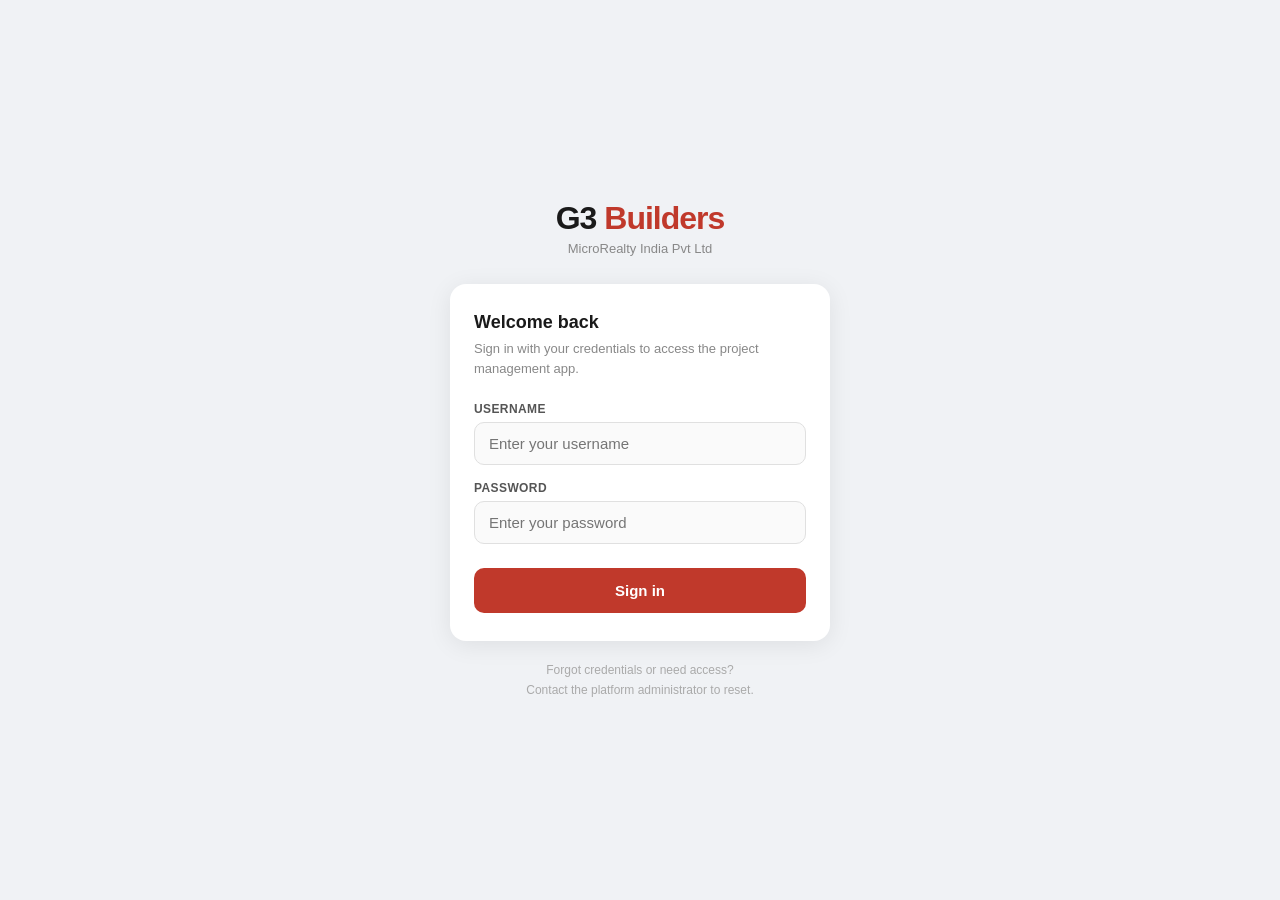
<file: index.html>
<!DOCTYPE html>
<html lang="en">
<head>
<meta charset="UTF-8">
<meta name="viewport" content="width=device-width,initial-scale=1">
<title>G3 Builders</title>
<link rel="stylesheet" href="style.css">
<style>
.home{padding:32px 20px;max-width:500px;margin:0 auto;}
.home-brand{font-size:28px;font-weight:700;color:var(--ink);margin-bottom:4px;}
.home-brand span{color:var(--accent);}
.home-sub{font-size:14px;color:var(--ink3);margin-bottom:32px;}
.home-cards{display:flex;flex-direction:column;gap:12px;}
.home-card{display:flex;align-items:center;gap:16px;background:var(--card);border:1px solid var(--border);border-radius:var(--r);padding:18px 20px;text-decoration:none;color:var(--ink);transition:all .15s;}
.home-card:active{transform:scale(.98);background:var(--bg);}
.home-card-icon{font-size:28px;flex-shrink:0;}
.home-card-title{font-size:16px;font-weight:600;margin-bottom:2px;}
.home-card-desc{font-size:12px;color:var(--ink3);}
.home-card-arrow{font-size:18px;color:var(--ink3);margin-left:auto;}
.home-card.primary{border-color:var(--accent);background:#fff5f3;}
.home-card.primary .home-card-title{color:var(--accent);}
.version{text-align:center;margin-top:32px;font-size:11px;color:var(--ink3);}
</style>
</head>
<body>
<div class="home">
  <div class="home-brand">G3 <span>Builders</span></div>
  <div class="home-sub" id="homeSub">MicroRealty India — Project Tracker</div>
  <div class="home-cards">
    <a class="home-card primary" href="entry.html">
      <div class="home-card-icon">✏️</div>
      <div><div class="home-card-title">Log an entry</div><div class="home-card-desc">Expenses, land payments, capital inflows</div></div>
      <div class="home-card-arrow">→</div>
    </a>
    <a class="home-card" href="vendors.html">
      <div class="home-card-icon">🏗️</div>
      <div><div class="home-card-title">Vendor ledger</div><div class="home-card-desc">Track invoices, payments, balances</div></div>
      <div class="home-card-arrow">→</div>
    </a>
    <a class="home-card" href="sales.html">
      <div class="home-card-icon">🏠</div>
      <div><div class="home-card-title">Sales register</div><div class="home-card-desc">Buyer payments, flat-wise tracking</div></div>
      <div class="home-card-arrow">→</div>
    </a>
    <a class="home-card" href="dashboard.html">
      <div class="home-card-icon">📊</div>
      <div><div class="home-card-title">Dashboard</div><div class="home-card-desc">Full overview, XIRR, budget vs actual</div></div>
      <div class="home-card-arrow">→</div>
    </a>
    <a class="home-card" href="investor.html">
      <div class="home-card-icon">💼</div>
      <div><div class="home-card-title">Investor view</div><div class="home-card-desc">Shareable read-only report</div></div>
      <div class="home-card-arrow">→</div>
    </a>
  </div>
  <div class="version" id="ver">Loading…</div>
</div>
<script src="config.js"></script>
<script src="auth.js"></script>
<script>
const G3_SESSION = G3Auth.requireAuth(); if (!G3_SESSION) throw new Error("Not authenticated");
G3Auth.injectNavUser();
document.getElementById('homeSub').textContent=G3_CONFIG.app.company+' · '+G3_CONFIG.app.projectName;
const local=JSON.parse(localStorage.getItem('g3_local')||'[]');
document.getElementById('ver').textContent=`${local.length} entries saved locally · ${new Date().toLocaleDateString('en-IN')}`;
</script>
</body>
</html>
</file>
<file: style.css>
/* G3 Builders — Shared Styles */
*{box-sizing:border-box;margin:0;padding:0;-webkit-tap-highlight-color:transparent;}
:root{
  --bg:#f4f2ee;--card:#fff;--ink:#1c1c1e;--ink2:#636366;--ink3:#aeaeb2;
  --border:#e5e5ea;--accent:#c84b2f;--green:#34c759;--gd:#248a3d;
  --blue:#007aff;--yellow:#ff9500;--purple:#5856d6;--red:#ff3b30;
  --gold:#d4a843;--r:14px;
  --sans:-apple-system,BlinkMacSystemFont,'Segoe UI',sans-serif;
}
body{font-family:var(--sans);background:var(--bg);color:var(--ink);min-height:100vh;padding-bottom:60px;}

/* NAV BAR */
.nav{background:var(--ink);display:flex;align-items:center;justify-content:space-between;padding:12px 16px;position:sticky;top:0;z-index:50;}
.nav-brand{font-size:16px;font-weight:700;color:#fff;text-decoration:none;}
.nav-brand span{color:#e8602a;}
.nav-links{display:flex;gap:4px;}
.nav-link{font-size:11px;font-weight:500;color:#888;padding:6px 10px;border-radius:8px;text-decoration:none;white-space:nowrap;transition:all 0.15s;}
.nav-link:hover{color:#fff;background:rgba(255,255,255,0.1);}
.nav-link.active{color:#fff;background:rgba(255,255,255,0.15);}
.nav-right{display:flex;align-items:center;gap:8px;}
.gps-pill{display:flex;align-items:center;gap:4px;font-size:10px;color:#666;}
.gps-dot{width:6px;height:6px;border-radius:50%;background:var(--yellow);flex-shrink:0;}
.gps-dot.on{background:var(--green);animation:blink 2s infinite;}
@keyframes blink{0%,100%{opacity:1}50%{opacity:.3}}

/* OFFLINE / EDIT BANNERS */
.banner{padding:9px 16px;font-size:12px;font-weight:500;text-align:center;display:none;}
.banner.show{display:block;}
.banner-offline{background:#fff3cd;color:#7a5c00;border-bottom:1px solid #ffd060;}
.banner-edit{background:#fff3e0;color:#e65100;border-bottom:1px solid #ffe0b2;display:none;align-items:center;justify-content:space-between;}
.banner-edit.show{display:flex;padding:9px 16px;}
.banner-cancel{font-size:13px;color:var(--blue);cursor:pointer;font-weight:400;}

/* STEP TABS */
.steps{display:flex;background:#fff;border-bottom:1px solid var(--border);}
.step{flex:1;text-align:center;padding:10px 2px 8px;font-size:10px;font-weight:500;color:var(--ink3);border-bottom:2px solid transparent;transition:all 0.2s;}
.step.active{color:var(--accent);border-bottom-color:var(--accent);}
.step.done{color:var(--gd);}

/* SCREENS */
.screen{display:none;padding:16px;max-width:540px;margin:0 auto;}
.screen.active{display:block;}

/* LABELS */
.lbl{font-size:12px;font-weight:600;color:var(--ink2);text-transform:uppercase;letter-spacing:.5px;margin:20px 0 8px;}
.lbl:first-child{margin-top:0;}
.hint{font-size:12px;color:var(--ink3);margin-top:8px;text-align:center;line-height:1.5;}

/* CARD GROUPS */
.grp{background:var(--card);border-radius:var(--r);overflow:hidden;border:1px solid var(--border);}
.row{display:flex;align-items:center;padding:14px 16px;border-bottom:1px solid var(--border);gap:12px;min-height:52px;}
.row:last-child{border-bottom:none;}
.rl{font-size:15px;color:var(--ink);flex-shrink:0;min-width:80px;}
.row input,.row select,.row textarea{flex:1;border:none;outline:none;font-family:var(--sans);font-size:15px;color:var(--ink);background:transparent;text-align:right;appearance:none;-webkit-appearance:none;}
.row input::placeholder,.row textarea::placeholder{color:var(--ink3);}
.row textarea{text-align:left;resize:none;line-height:1.4;}
.row select option{color:var(--ink);}

/* BIG AMOUNT */
.amt-row{padding:10px 16px 14px;flex-direction:column;align-items:stretch;gap:4px;}
.amt-lbl{font-size:12px;color:var(--ink3);}
.amt-inp{font-size:36px;font-weight:700;color:var(--accent);border:none;outline:none;font-family:var(--sans);width:100%;background:transparent;}
.amt-inp::placeholder{font-size:26px;font-weight:400;color:var(--border);}

/* CHIP GRIDS */
.who-grid{display:grid;grid-template-columns:repeat(5,1fr);gap:6px;}
.who-chip{background:var(--card);border:1.5px solid var(--border);border-radius:10px;padding:10px 4px 8px;text-align:center;cursor:pointer;user-select:none;transition:all .15s;}
.who-chip:active{transform:scale(.95);}
.who-av{width:32px;height:32px;border-radius:50%;background:var(--bg);display:flex;align-items:center;justify-content:center;font-size:13px;font-weight:700;color:var(--ink2);margin:0 auto 4px;}
.who-nm{font-size:10px;font-weight:500;color:var(--ink2);}
.who-chip.sel{border-color:var(--ink);background:var(--ink);}
.who-chip.sel .who-av{background:rgba(255,255,255,.15);color:#fff;}
.who-chip.sel .who-nm{color:#fff;}

.cat-grid{display:grid;grid-template-columns:repeat(3,1fr);gap:8px;}
.cat-chip{background:var(--card);border:1.5px solid var(--border);border-radius:12px;padding:12px 8px;text-align:center;cursor:pointer;user-select:none;transition:all .15s;}
.cat-chip:active{transform:scale(.95);}
.cat-em{font-size:22px;display:block;margin-bottom:4px;}
.cat-nm{font-size:11px;font-weight:500;color:var(--ink2);line-height:1.2;}
.cat-chip.sel{border-color:var(--accent);background:#fff5f3;}
.cat-chip.sel .cat-nm{color:var(--accent);}

.pay-grid{display:grid;grid-template-columns:1fr 1fr;gap:8px;}
.pay-chip{background:var(--card);border:1.5px solid var(--border);border-radius:12px;padding:14px 12px;text-align:center;cursor:pointer;user-select:none;transition:all .15s;}
.pay-chip:active{transform:scale(.96);}
.pay-ic{font-size:24px;margin-bottom:4px;}
.pay-nm{font-size:13px;font-weight:600;color:var(--ink);}
.pay-ht{font-size:10px;color:var(--ink3);margin-top:2px;}
.pay-chip.sel-upi   {border-color:var(--blue);  background:#f0f6ff;}.pay-chip.sel-upi   .pay-nm{color:var(--blue);}
.pay-chip.sel-cash  {border-color:var(--gd);    background:#f0faf3;}.pay-chip.sel-cash  .pay-nm{color:var(--gd);}
.pay-chip.sel-imps  {border-color:var(--purple); background:#f5f4ff;}.pay-chip.sel-imps  .pay-nm{color:var(--purple);}
.pay-chip.sel-cheque{border-color:var(--ink2);  background:#f5f5f5;}.pay-chip.sel-cheque.pay-nm{color:var(--ink2);}
.pay-chip.sel-rtgs  {border-color:#5856d6;      background:#f5f4ff;}.pay-chip.sel-rtgs  .pay-nm{color:#5856d6;}
.pay-chip.sel-card  {border-color:var(--yellow); background:#fffaf0;}.pay-chip.sel-card  .pay-nm{color:#c47800;}
.pay-chip.sel-pp    {border-color:var(--ink);   background:#f5f5f5;}.pay-chip.sel-pp    .pay-nm{color:var(--ink);}

/* LABOUR BOX */
.labour-box{background:var(--card);border:1px solid var(--border);border-radius:var(--r);overflow:hidden;}
.lb-ctr{display:flex;align-items:center;justify-content:space-between;padding:16px;border-bottom:1px solid var(--border);}
.lb-val{font-size:48px;font-weight:700;color:var(--ink);min-width:60px;text-align:center;}
.cnt-btn{width:52px;height:52px;border-radius:50%;border:none;font-size:28px;cursor:pointer;display:flex;align-items:center;justify-content:center;transition:transform .1s;}
.cnt-btn:active{transform:scale(.88);}
.cnt-btn.minus{background:#fee2e2;color:var(--accent);}
.cnt-btn.plus {background:#dcfce7;color:var(--gd);}
.lb-rate{display:flex;align-items:center;padding:12px 16px;gap:12px;border-bottom:1px solid var(--border);}
.lb-rate label{font-size:14px;color:var(--ink2);flex-shrink:0;}
.lb-rate input{flex:1;border:none;outline:none;font-size:20px;font-weight:700;color:var(--accent);text-align:right;font-family:var(--sans);background:transparent;}
.lb-tot{padding:14px 16px;display:flex;justify-content:space-between;align-items:center;background:#f9f9f9;}
.lb-tot-lbl{font-size:14px;color:var(--ink2);}
.lb-tot-val{font-size:26px;font-weight:700;color:var(--ink);}

/* PROOF ZONES */
.pzone{background:var(--card);border:2px dashed var(--border);border-radius:var(--r);padding:22px 16px;text-align:center;cursor:pointer;transition:border-color .2s;}
.pzone:active{border-color:var(--accent);}
.pzone.has{border-style:solid;border-color:var(--green);}
.pzone-img{width:100%;max-height:200px;object-fit:cover;border-radius:10px;display:none;margin-bottom:8px;}
.pzone-img.show{display:block;}
.pz-ic{font-size:30px;margin-bottom:6px;}
.pz-tt{font-size:15px;font-weight:600;color:var(--ink);margin-bottom:4px;}
.pz-ht{font-size:13px;color:var(--ink3);line-height:1.5;}
/* Photo warning */
.photo-warn{background:#fff8e6;border:1px solid #ffd060;border-radius:8px;padding:8px 12px;font-size:12px;color:#7a5c00;margin-top:8px;display:none;}
.photo-warn.show{display:block;}

/* FILE ATTACH */
.file-zone{background:var(--card);border:2px dashed var(--border);border-radius:var(--r);padding:18px 16px;text-align:center;cursor:pointer;transition:border-color .2s;}
.file-zone:active{border-color:var(--blue);}
.file-zone.has{border-style:solid;border-color:var(--blue);}
.file-list{margin-top:10px;display:flex;flex-direction:column;gap:6px;}
.file-item{display:flex;align-items:center;gap:8px;background:var(--bg);border-radius:8px;padding:8px 10px;font-size:13px;color:var(--ink2);}
.file-item-icon{font-size:16px;flex-shrink:0;}
.file-item-name{flex:1;overflow:hidden;text-overflow:ellipsis;white-space:nowrap;}
.file-item-rm{font-size:16px;color:var(--ink3);cursor:pointer;padding:0 4px;}

/* CASH CONFIRM */
.cash-box{background:var(--card);border:1px solid var(--border);border-radius:var(--r);padding:16px;}
.cash-sum{background:var(--bg);border-radius:10px;padding:12px 14px;font-size:13px;color:var(--ink2);line-height:1.8;margin-bottom:14px;}
.cash-sum strong{color:var(--ink);}
.chk{display:flex;align-items:flex-start;gap:10px;margin-bottom:10px;cursor:pointer;}
.chk:last-child{margin-bottom:0;}
.chk input{width:20px;height:20px;margin-top:1px;flex-shrink:0;accent-color:var(--gd);cursor:pointer;}
.chk span{font-size:14px;color:var(--ink);line-height:1.5;}

/* INFO BOX */
.info-box{background:#f0f6ff;border:1px solid #c0d8ff;border-radius:10px;padding:12px 14px;font-size:13px;color:#1a3a6a;line-height:1.6;margin-top:8px;}
.warn-box{background:#fff8e6;border:1px solid #ffd060;border-radius:10px;padding:12px 14px;font-size:13px;color:#7a5c00;line-height:1.6;margin-top:8px;}

/* BUTTONS */
.btn-row{margin-top:24px;}
.btn{width:100%;border-radius:var(--r);padding:17px;font-family:var(--sans);font-size:16px;font-weight:600;cursor:pointer;transition:all .15s;border:none;letter-spacing:-.2px;}
.btn:active{transform:scale(.98);}
.btn-p{background:var(--accent);color:#fff;}
.btn-p:active{background:#a83828;}
.btn-p:disabled{background:var(--border);color:var(--ink3);}
.btn-s{background:transparent;color:var(--ink2);border:1.5px solid var(--border);margin-top:10px;font-size:15px;}
.btn-s:active{background:var(--bg);}
.btn-danger{background:#fff0f0;color:var(--red);border:1.5px solid #ffd0d0;margin-top:10px;font-size:15px;}
.btn-blue{background:var(--blue);color:#fff;margin-top:10px;}

/* SUCCESS SCREEN */
.ok-screen{display:none;padding:60px 24px;text-align:center;}
.ok-screen.show{display:block;}
.ok-ring{width:80px;height:80px;border-radius:50%;background:#dcfce7;display:flex;align-items:center;justify-content:center;font-size:36px;margin:0 auto 20px;animation:pop .4s cubic-bezier(.175,.885,.32,1.275);}
@keyframes pop{from{transform:scale(0)}to{transform:scale(1)}}
.ok-title{font-size:26px;font-weight:700;color:var(--ink);margin-bottom:6px;}
.ok-ref{font-size:13px;color:var(--ink3);margin-bottom:4px;}
.ok-amt{font-size:40px;font-weight:700;color:var(--gd);margin:16px 0;}
.ok-meta{font-size:14px;color:var(--ink2);line-height:1.8;margin-bottom:32px;}
.btn-another{background:var(--ink);color:#fff;border:none;border-radius:var(--r);padding:16px 40px;font-size:15px;font-weight:600;cursor:pointer;font-family:var(--sans);}
.ok-link{font-size:14px;color:var(--blue);cursor:pointer;margin-top:16px;display:block;}

/* ENTRIES PANEL */
.ep{display:none;padding:16px;max-width:540px;margin:0 auto;}
.ep.show{display:block;}
.ep-hdr{display:flex;align-items:center;justify-content:space-between;margin-bottom:14px;}
.ep-title{font-size:18px;font-weight:700;color:var(--ink);}
.ep-close{font-size:14px;color:var(--blue);cursor:pointer;font-weight:500;}
.ep-filters{display:flex;gap:8px;overflow-x:auto;padding-bottom:4px;margin-bottom:14px;}
.ep-f{flex-shrink:0;border:1px solid var(--border);border-radius:20px;padding:6px 14px;font-size:12px;font-weight:500;color:var(--ink2);background:var(--card);cursor:pointer;white-space:nowrap;}
.ep-f.on{background:var(--ink);color:#fff;border-color:var(--ink);}

/* ENTRY CARDS */
.ecard{background:var(--card);border:1px solid var(--border);border-radius:var(--r);padding:14px 16px;margin-bottom:10px;}
.ecard-top{display:flex;justify-content:space-between;align-items:flex-start;margin-bottom:8px;}
.ecat{font-size:10px;font-weight:600;letter-spacing:.5px;text-transform:uppercase;padding:3px 8px;border-radius:6px;background:var(--bg);color:var(--ink2);}
.eamt{font-size:22px;font-weight:700;color:var(--ink);}
.evendor{font-size:14px;color:var(--ink);margin-bottom:3px;}
.emeta{font-size:12px;color:var(--ink3);line-height:1.6;}
.eactions{display:flex;gap:8px;margin-top:12px;padding-top:12px;border-top:1px solid var(--border);}
.eact{flex:1;padding:10px;border-radius:10px;font-family:var(--sans);font-size:13px;font-weight:600;cursor:pointer;border:none;transition:all .15s;}
.eact:active{transform:scale(.96);}
.eact-edit{background:#f0f6ff;color:var(--blue);}
.eact-del {background:#fff0f0;color:var(--red);}
.eact.locked{opacity:.4;cursor:not-allowed;}
.etime{font-size:11px;color:var(--ink3);margin-top:6px;}
.no-ep{text-align:center;padding:48px 24px;color:var(--ink3);font-size:14px;line-height:1.8;}

/* PHOTO VIEWER MODAL */
.modal-bg{position:fixed;inset:0;background:rgba(0,0,0,.85);z-index:200;display:none;align-items:center;justify-content:center;padding:16px;}
.modal-bg.show{display:flex;}
.modal-inner{background:var(--card);border-radius:16px;overflow:hidden;max-width:500px;width:100%;max-height:90vh;overflow-y:auto;}
.modal-ph{background:#000;display:flex;align-items:center;justify-content:center;min-height:200px;}
.modal-ph img{max-width:100%;max-height:70vh;object-fit:contain;}
.modal-ph-placeholder{color:#555;font-size:14px;padding:40px;}
.modal-info{padding:16px;}
.modal-close-btn{width:100%;background:var(--bg);border:none;border-radius:10px;padding:14px;font-family:var(--sans);font-size:15px;font-weight:500;cursor:pointer;color:var(--ink);margin-top:12px;}

/* DELETE MODAL */
.del-modal{background:var(--card);border-radius:20px 20px 0 0;padding:24px 20px 40px;width:100%;max-width:480px;animation:slideUp .3s ease;margin-top:auto;}
@keyframes slideUp{from{transform:translateY(100%)}to{transform:translateY(0)}}
.del-tt{font-size:17px;font-weight:700;color:var(--ink);margin-bottom:8px;text-align:center;}
.del-sub{font-size:14px;color:var(--ink2);margin-bottom:16px;text-align:center;line-height:1.5;}
.del-preview{background:var(--bg);border-radius:10px;padding:12px 14px;margin-bottom:20px;font-size:13px;color:var(--ink2);line-height:1.8;}
.del-preview strong{color:var(--ink);}
.del-btn{width:100%;background:var(--red);color:#fff;border:none;border-radius:var(--r);padding:16px;font-size:16px;font-weight:600;cursor:pointer;font-family:var(--sans);margin-bottom:10px;}
.del-cancel{width:100%;background:var(--bg);color:var(--ink);border:none;border-radius:var(--r);padding:16px;font-size:16px;font-weight:500;cursor:pointer;font-family:var(--sans);}

/* SECTION CARDS (dashboard) */
.panel{background:var(--card);border:1px solid var(--border);border-radius:var(--r);overflow:hidden;margin-bottom:16px;}
.panel-hdr{padding:14px 16px;border-bottom:1px solid var(--border);display:flex;align-items:center;justify-content:space-between;}
.panel-title{font-size:11px;font-weight:600;letter-spacing:1px;text-transform:uppercase;color:var(--ink2);}
.panel-body{padding:16px;}
.panel-link{font-size:12px;color:var(--blue);text-decoration:none;cursor:pointer;}

/* KPI GRID */
.kpi-grid{display:grid;grid-template-columns:repeat(auto-fit,minmax(150px,1fr));gap:12px;margin-bottom:16px;}
.kpi{background:var(--card);border:1px solid var(--border);border-radius:var(--r);padding:16px;}
.kpi-lbl{font-size:11px;letter-spacing:.5px;text-transform:uppercase;color:var(--ink3);margin-bottom:6px;}
.kpi-val{font-size:26px;letter-spacing:-1px;color:var(--ink);font-weight:600;}
.kpi-val.good{color:var(--gd);}
.kpi-val.warn{color:var(--yellow);}
.kpi-val.bad {color:var(--accent);}
.kpi-sub{font-size:11px;color:var(--ink3);margin-top:4px;}

/* PROGRESS BAR */
.prog-wrap{background:var(--bg);border-radius:4px;height:5px;overflow:hidden;margin-top:4px;}
.prog-fill{height:5px;border-radius:4px;background:var(--gd);transition:width .8s;}
.prog-fill.warn{background:var(--yellow);}
.prog-fill.over{background:var(--accent);}

/* TABLE */
.tbl-wrap{overflow-x:auto;}
.tbl{width:100%;border-collapse:collapse;font-size:13px;min-width:500px;}
.tbl th{font-size:10px;font-weight:600;letter-spacing:.5px;text-transform:uppercase;color:var(--ink3);text-align:left;padding:10px 12px;border-bottom:1px solid var(--border);background:var(--bg);white-space:nowrap;}
.tbl td{padding:10px 12px;border-bottom:1px solid var(--border);vertical-align:middle;}
.tbl tr:last-child td{border-bottom:none;}
.tbl tr:hover td{background:#fafaf8;}
.tbl td.mono{font-family:monospace;font-size:12px;}
.tbl td.right{text-align:right;font-family:monospace;}
.tbl td.big{color:var(--accent);font-weight:600;}

/* BADGE / TAG */
.tag{display:inline-block;font-size:10px;font-weight:600;letter-spacing:.5px;text-transform:uppercase;padding:2px 8px;border-radius:5px;background:var(--bg);color:var(--ink3);}
.tag-green{background:#f0faf5;color:var(--gd);}
.tag-warn{background:#fff8e6;color:#a06000;}
.tag-red{background:#fff0f0;color:var(--accent);}
.tag-blue{background:#f0f6ff;color:var(--blue);}

/* RESPONSIVE */
@media(max-width:480px){
  .who-grid{grid-template-columns:repeat(5,1fr);}
  .cat-grid{grid-template-columns:repeat(3,1fr);}
  .nav-links{display:none;}
  .nav-link.active{display:flex;}
}

/* ── MULTI UPLOAD GRID ───────────────────────────────────── */
.multi-grid {
  display: flex;
  flex-wrap: wrap;
  gap: 8px;
  margin-bottom: 8px;
}

.multi-thumb {
  position: relative;
  width: 80px;
  height: 80px;
  border-radius: 8px;
  overflow: hidden;
  border: 1.5px solid var(--ink4, #ddd);
  background: var(--ink5, #f5f5f5);
  flex-shrink: 0;
}

.multi-thumb-img {
  width: 100%;
  height: 100%;
  object-fit: cover;
  display: block;
}

.multi-thumb-icon {
  width: 100%;
  height: 100%;
  display: flex;
  align-items: center;
  justify-content: center;
  font-size: 28px;
}

.multi-thumb-rm {
  position: absolute;
  top: 3px;
  right: 3px;
  width: 18px;
  height: 18px;
  background: rgba(0,0,0,0.65);
  color: #fff;
  border-radius: 50%;
  font-size: 10px;
  display: flex;
  align-items: center;
  justify-content: center;
  cursor: pointer;
  font-weight: 700;
}

.multi-thumb-lbl {
  position: absolute;
  bottom: 0;
  left: 0;
  right: 0;
  background: rgba(0,0,0,0.5);
  color: #fff;
  font-size: 9px;
  text-align: center;
  padding: 2px 3px;
  white-space: nowrap;
  overflow: hidden;
  text-overflow: ellipsis;
}

.multi-add {
  display: flex;
  align-items: center;
  gap: 6px;
  padding: 8px 14px;
  border: 1.5px dashed var(--ink4, #ccc);
  border-radius: 8px;
  color: var(--blue, #1a73e8);
  font-size: 13px;
  font-weight: 500;
  cursor: pointer;
  width: fit-content;
  transition: border-color 0.15s, background 0.15s;
}

.multi-add:active {
  background: rgba(26,115,232,0.06);
}
</file>
